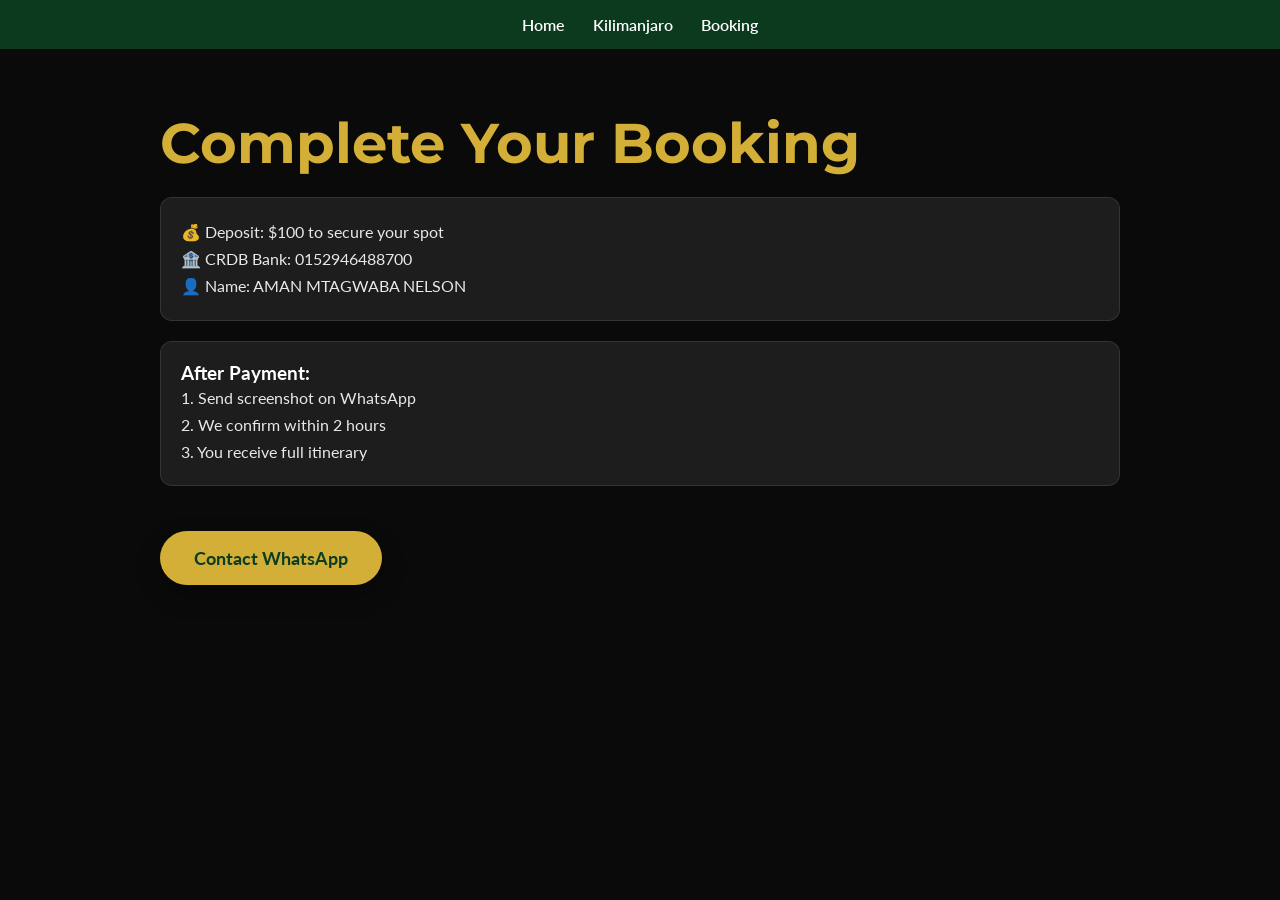
<file: Booking.html>
<!DOCTYPE html>
<html>
<head>
<title>Booking - Aman Safari</title>
<link rel="stylesheet" href="assets/style.css">
</head>

<body>

<nav>
  <a href="index.html">Home</a>
  <a href="kilimanjaro.html">Kilimanjaro</a>
  <a href="booking.html">Booking</a>
</nav>

<div class="section">

<h1>Complete Your Booking</h1>

<div class="card">
<p>💰 Deposit: $100 to secure your spot</p>
<p>🏦 CRDB Bank: 0152946488700</p>
<p>👤 Name: AMAN MTAGWABA NELSON</p>
</div>

<div class="card">
<h3>After Payment:</h3>
<p>1. Send screenshot on WhatsApp</p>
<p>2. We confirm within 2 hours</p>
<p>3. You receive full itinerary</p>
</div>

<a class="btn" href="https://wa.me/255699004685">Contact WhatsApp</a>

</div>

</body>
</html>
</file>
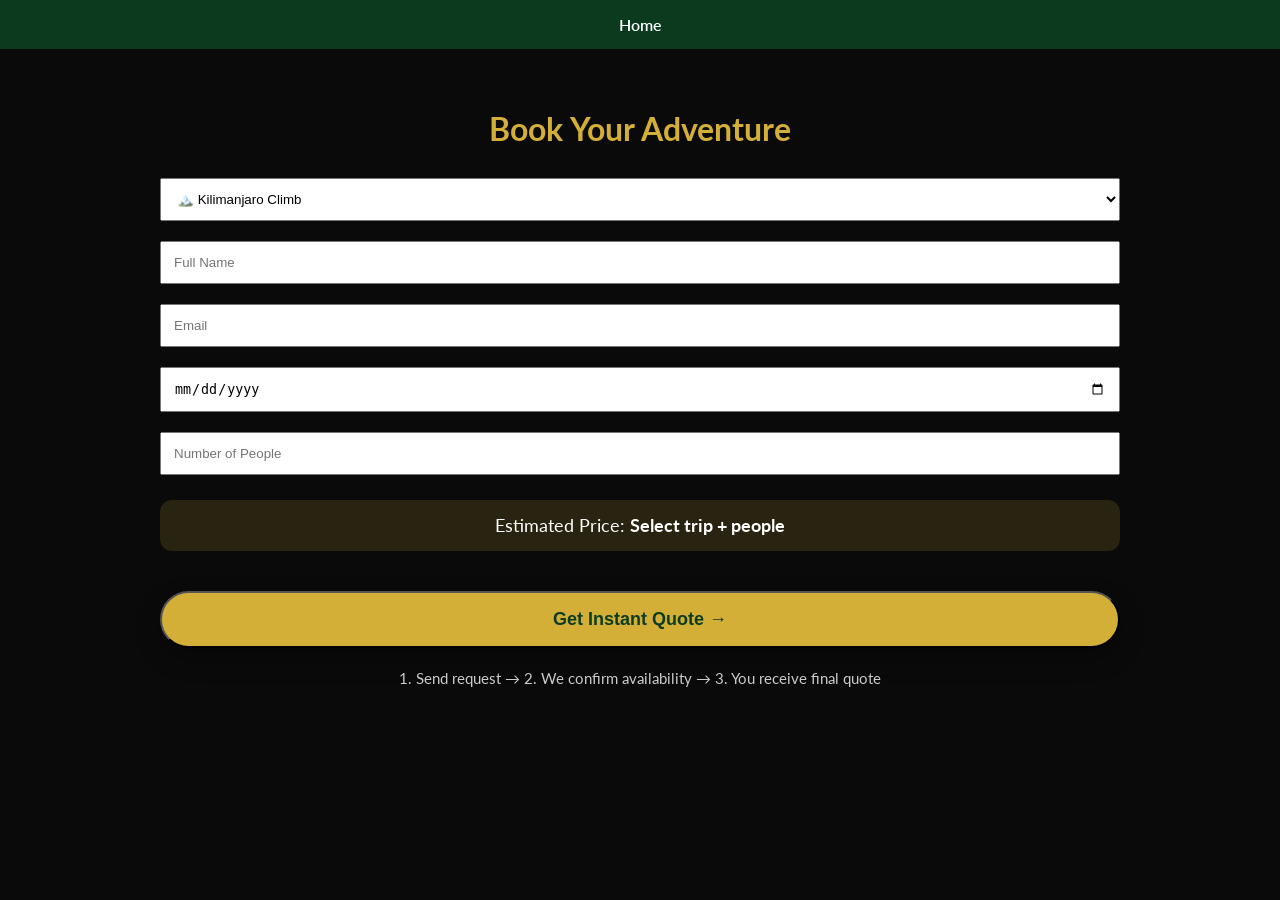
<file: booking.html>
<!DOCTYPE html>
<html lang="en">
<head>
<meta charset="UTF-8">
<meta name="viewport" content="width=device-width, initial-scale=1.0">

<title>Book Your Safari | Aman Safari</title>

<link rel="stylesheet" href="assets/style.css">
</head>

<body>

<nav>
  <a href="index.html">Home</a>
</nav>

<div class="section">

<h2 class="section-title">Book Your Adventure</h2>

<select
id="tour"
onchange="updatePrice()"
style="width:100%; padding:12px; margin:10px 0;">
  <option value="Kilimanjaro">🏔️ Kilimanjaro Climb</option>
  <option value="Serengeti">🦁 Serengeti Safari</option>
  <option value="Ngorongoro">🌋 Ngorongoro Crater</option>
  <option value="Tarangire">🐘 Tarangire Safari</option>
  <option value="Ruaha">🦓 Ruaha Safari</option>
</select>

<input id="name" placeholder="Full Name" style="width:100%; padding:12px; margin:10px 0;">

<input
id="email"
type="email"
placeholder="Email"
style="width:100%; padding:12px; margin:10px 0;">

<input
id="date"
type="date"
style="width:100%; padding:12px; margin:10px 0;">

<input
id="people"
type="number"
min="1"
oninput="updatePrice()"
placeholder="Number of People"
style="width:100%; padding:12px; margin:10px 0;">
  <div id="priceBox"
style="
padding:15px;
margin:15px 0;
border-radius:12px;
background:rgba(212,175,55,0.15);
text-align:center;
font-size:1.1rem;
">

Estimated Price:
<strong id="priceOutput">
Select trip + people
</strong>

  </div>
  <div id="bookingSummary"
style="
display:none;
padding:18px;
border-radius:14px;
background:rgba(11,61,32,0.75);
margin-bottom:15px;
">

<h3 style="margin-bottom:10px;">
Your Selection
</h3>

<p id="summaryText"></p>

  </div>
<button
id="bookBtn"
class="btn"
onclick="sendBooking()"
style="width:100%;">

Get Instant Quote →

</button>
  <p style="
text-align:center;
margin-top:18px;
font-size:0.95rem;
opacity:0.8;
">
1. Send request → 2. We confirm availability → 3. You receive final quote
  </p>

</div>
<script>
function updatePrice(){

const prices={
Kilimanjaro:2495,
Serengeti:650,
Ngorongoro:450,
Tarangire:350,
Ruaha:550
};

const tour=
document.getElementById("tour").value;

const people=
Number(
document.getElementById("people").value
)||0;

if(!people){
document.getElementById("priceOutput")
.innerHTML=
"Select trip + people";

return;
}

const total=
prices[tour]*people;

document.getElementById("priceOutput").innerHTML =
"$" + total.toLocaleString();

document.getElementById(
"bookingSummary"
).style.display = "block";

document.getElementById(
"summaryText"
).innerHTML =
`
Tour: ${tour}<br>
Travellers: ${people}<br>
Estimated Total: $${total.toLocaleString()}
`;
}
function sendBooking() {
  const name = document.getElementById('name').value;
  const email = document.getElementById('email').value;
  const date = document.getElementById('date').value;
  const people = document.getElementById('people').value;
  const tour = document.getElementById('tour').value;

  if(!name || !email || !date || !people){
    alert("Please fill all fields");
    return;
  }

  const msg =
`NEW BOOKING REQUEST 🔥
Tour: ${tour}
Name: ${name}
Email: ${email}
Date: ${date}
People: ${people}

Please confirm availability + price.`;

  
  const btn =
document.getElementById("bookBtn");

btn.innerHTML =
"Opening WhatsApp...";

btn.disabled = true;

window.open(
"https://wa.me/255699004685?text=" +
encodeURIComponent(msg),
"_blank"
);

setTimeout(() => {
btn.innerHTML =
"Get Instant Quote →";

btn.disabled = false;
}, 3000);
</script>


</body>
</html>
</file>
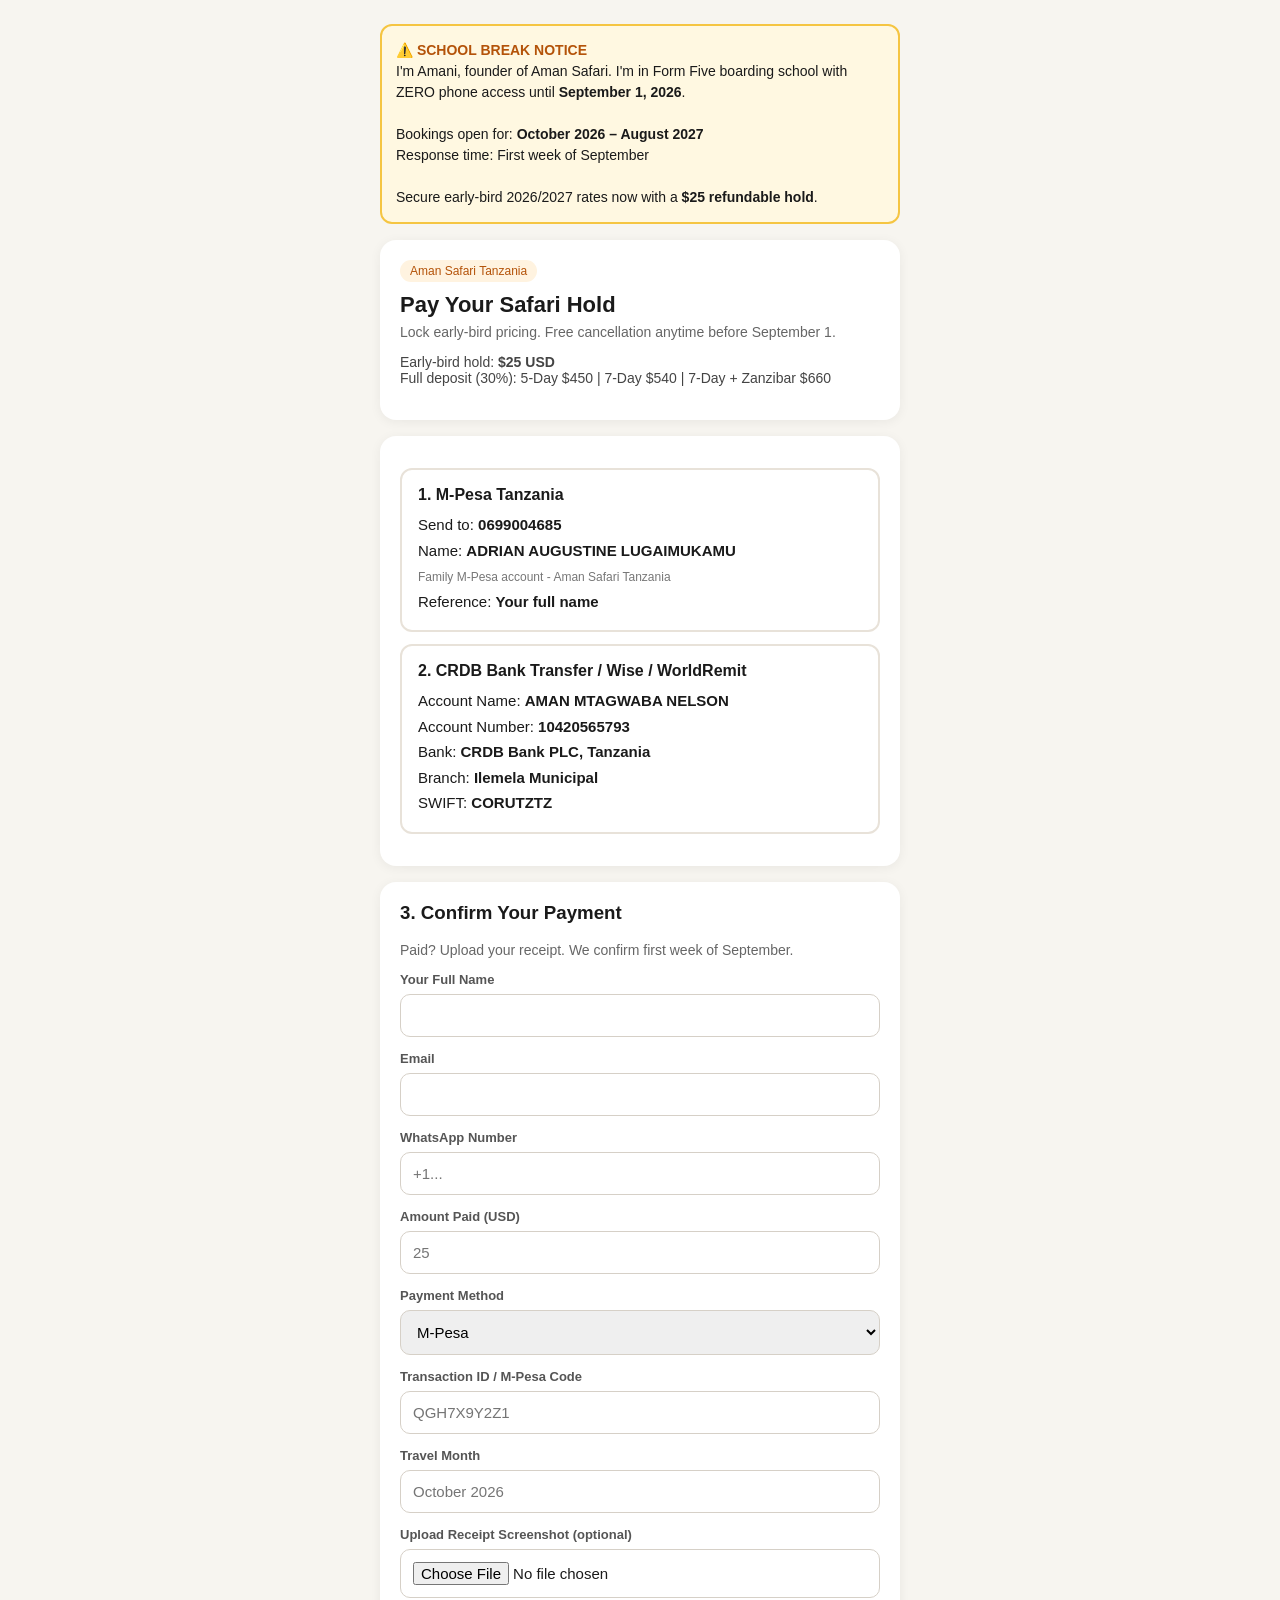
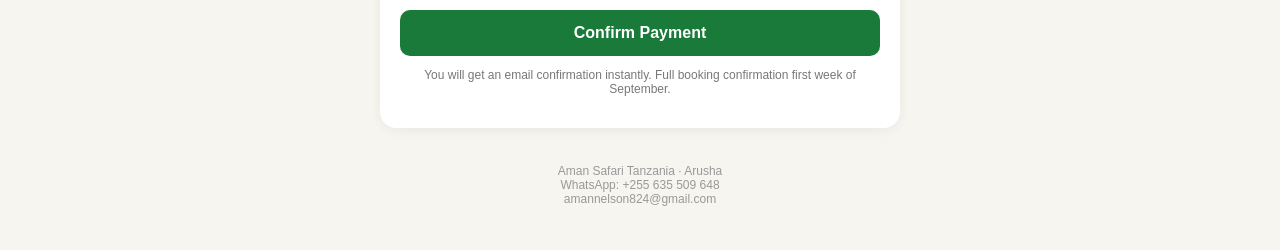
<file: pay.html>
<!DOCTYPE html>
<html lang="en">
<head>
<meta charset="UTF-8">
<meta name="viewport" content="width=device-width, initial-scale=1.0">
<title>Pay Deposit - Aman Safari Tanzania</title>
<style>
  body { font-family: -apple-system, Segoe UI, Roboto, Arial, sans-serif; margin:0; background:#f7f5f0; color:#1a1a1a; }
  .wrap { max-width: 520px; margin:0 auto; padding:24px 16px; }
  .card { background:#fff; border-radius:16px; padding:20px; margin-bottom:16px; box-shadow:0 2px 12px rgba(0,0,0,.06); }
  h1 { font-size:22px; margin:0 0 6px; }
  .sub { color:#666; font-size:14px; margin-bottom:12px; }
  .notice { background:#fff8e1; border:2px solid #f5c542; border-radius:12px; padding:14px; margin-bottom:16px; font-size:14px; line-height:1.5; }
  .notice strong { color:#b45309; }
  .method { border:2px solid #e8e2d9; border-radius:12px; padding:16px; margin:12px 0; }
  .method h3 { margin:0 0 8px; font-size:16px; }
  .payline { font-size:15px; line-height:1.7; }
  input, select { width:100%; padding:12px; margin:6px 0 12px; border:1px solid #d6d0c7; border-radius:10px; font-size:15px; box-sizing:border-box; }
  label { font-size:13px; color:#555; font-weight:600; }
  button.submit { width:100%; background:#1a7a3a; color:#fff; border:none; padding:14px; border-radius:10px; font-size:16px; font-weight:700; cursor:pointer; }
  .note { font-size:12px; color:#777; text-align:center; margin-top:12px; }
  .footer { text-align:center; font-size:12px; color:#999; padding:20px; }
  .badge { background:#fff3e0; color:#b45309; font-size:12px; padding:4px 10px; border-radius:20px; display:inline-block; margin-bottom:10px; }
</style>
</head>
<body>
<div class="wrap">

  <div class="notice">
    <strong>⚠️ SCHOOL BREAK NOTICE</strong><br>
    I'm Amani, founder of Aman Safari. I'm in Form Five boarding school with ZERO phone access until <b>September 1, 2026</b>.<br><br>
    Bookings open for: <b>October 2026 – August 2027</b><br>
    Response time: First week of September<br><br>
    Secure early-bird 2026/2027 rates now with a <b>$25 refundable hold</b>.
  </div>

  <div class="card">
    <span class="badge">Aman Safari Tanzania</span>
    <h1>Pay Your Safari Hold</h1>
    <div class="sub">Lock early-bird pricing. Free cancellation anytime before September 1.</div>
    <p style="font-size:14px; color:#444;">
      Early-bird hold: <b>$25 USD</b><br>
      Full deposit (30%): 5-Day $450 | 7-Day $540 | 7-Day + Zanzibar $660
    </p>
  </div>

  <div class="card">
    <div class="method">
      <h3>1. M-Pesa Tanzania</h3>
      <div class="payline">
        Send to: <b>0699004685</b><br>
        Name: <b>ADRIAN AUGUSTINE LUGAIMUKAMU</b><br>
        <span style="font-size:12px;color:#777">Family M-Pesa account - Aman Safari Tanzania</span><br>
        Reference: <b>Your full name</b>
      </div>
    </div>

    <div class="method">
      <h3>2. CRDB Bank Transfer / Wise / WorldRemit</h3>
      <div class="payline">
        Account Name: <b>AMAN MTAGWABA NELSON</b><br>
        Account Number: <b>10420565793</b><br>
        Bank: <b>CRDB Bank PLC, Tanzania</b><br>
        Branch: <b>Ilemela Municipal</b><br>
        SWIFT: <b>CORUTZTZ</b>
      </div>
    </div>
  </div>

  <div class="card">
    <h3 style="margin-top:0;">3. Confirm Your Payment</h3>
    <p class="sub">Paid? Upload your receipt. We confirm first week of September.</p>
    
    <form action="https://formsubmit.co/amannelson824@gmail.com" method="POST" enctype="multipart/form-data">
      <input type="hidden" name="_subject" value="NEW SAFARI PAYMENT - Aman Safari">
      <input type="hidden" name="_next" value="https://amansafaritanzania.github.io/aman-safari/index.html">
      <input type="hidden" name="_autoresponse" value="Asante! We received your payment confirmation for Aman Safari Tanzania. I'm Amani, currently in Form Five boarding school until September 1, 2026 with zero phone access. I'll confirm your booking and send your full safari plan first week of September. Early-bird rate locked. Karibu Tanzania! - Amani, Aman Safari Tanzania">
      <input type="hidden" name="_captcha" value="false">
      <input type="text" name="_honey" style="display:none">

      <label>Your Full Name</label>
      <input type="text" name="Name" required>
      
      <label>Email</label>
      <input type="email" name="Email" required>
      
      <label>WhatsApp Number</label>
      <input type="text" name="WhatsApp" placeholder="+1..." required>
      
      <label>Amount Paid (USD)</label>
      <input type="text" name="Amount" placeholder="25" required>
      
      <label>Payment Method</label>
      <select name="Payment Method" required>
        <option>M-Pesa</option>
        <option>CRDB Bank Transfer</option>
        <option>Wise / WorldRemit</option>
      </select>
      
      <label>Transaction ID / M-Pesa Code</label>
      <input type="text" name="Transaction ID" placeholder="QGH7X9Y2Z1" required>
      
      <label>Travel Month</label>
      <input type="text" name="Travel Month" placeholder="October 2026">
      
      <label>Upload Receipt Screenshot (optional)</label>
      <input type="file" name="attachment" accept="image/*,.pdf">
      
      <button type="submit" class="submit">Confirm Payment</button>
      <p class="note">You will get an email confirmation instantly. Full booking confirmation first week of September.</p>
    </form>
  </div>

  <div class="footer">
    Aman Safari Tanzania · Arusha<br>
    WhatsApp: +255 635 509 648<br>
    amannelson824@gmail.com
  </div>

</div>
</body>
  </html>
</file>
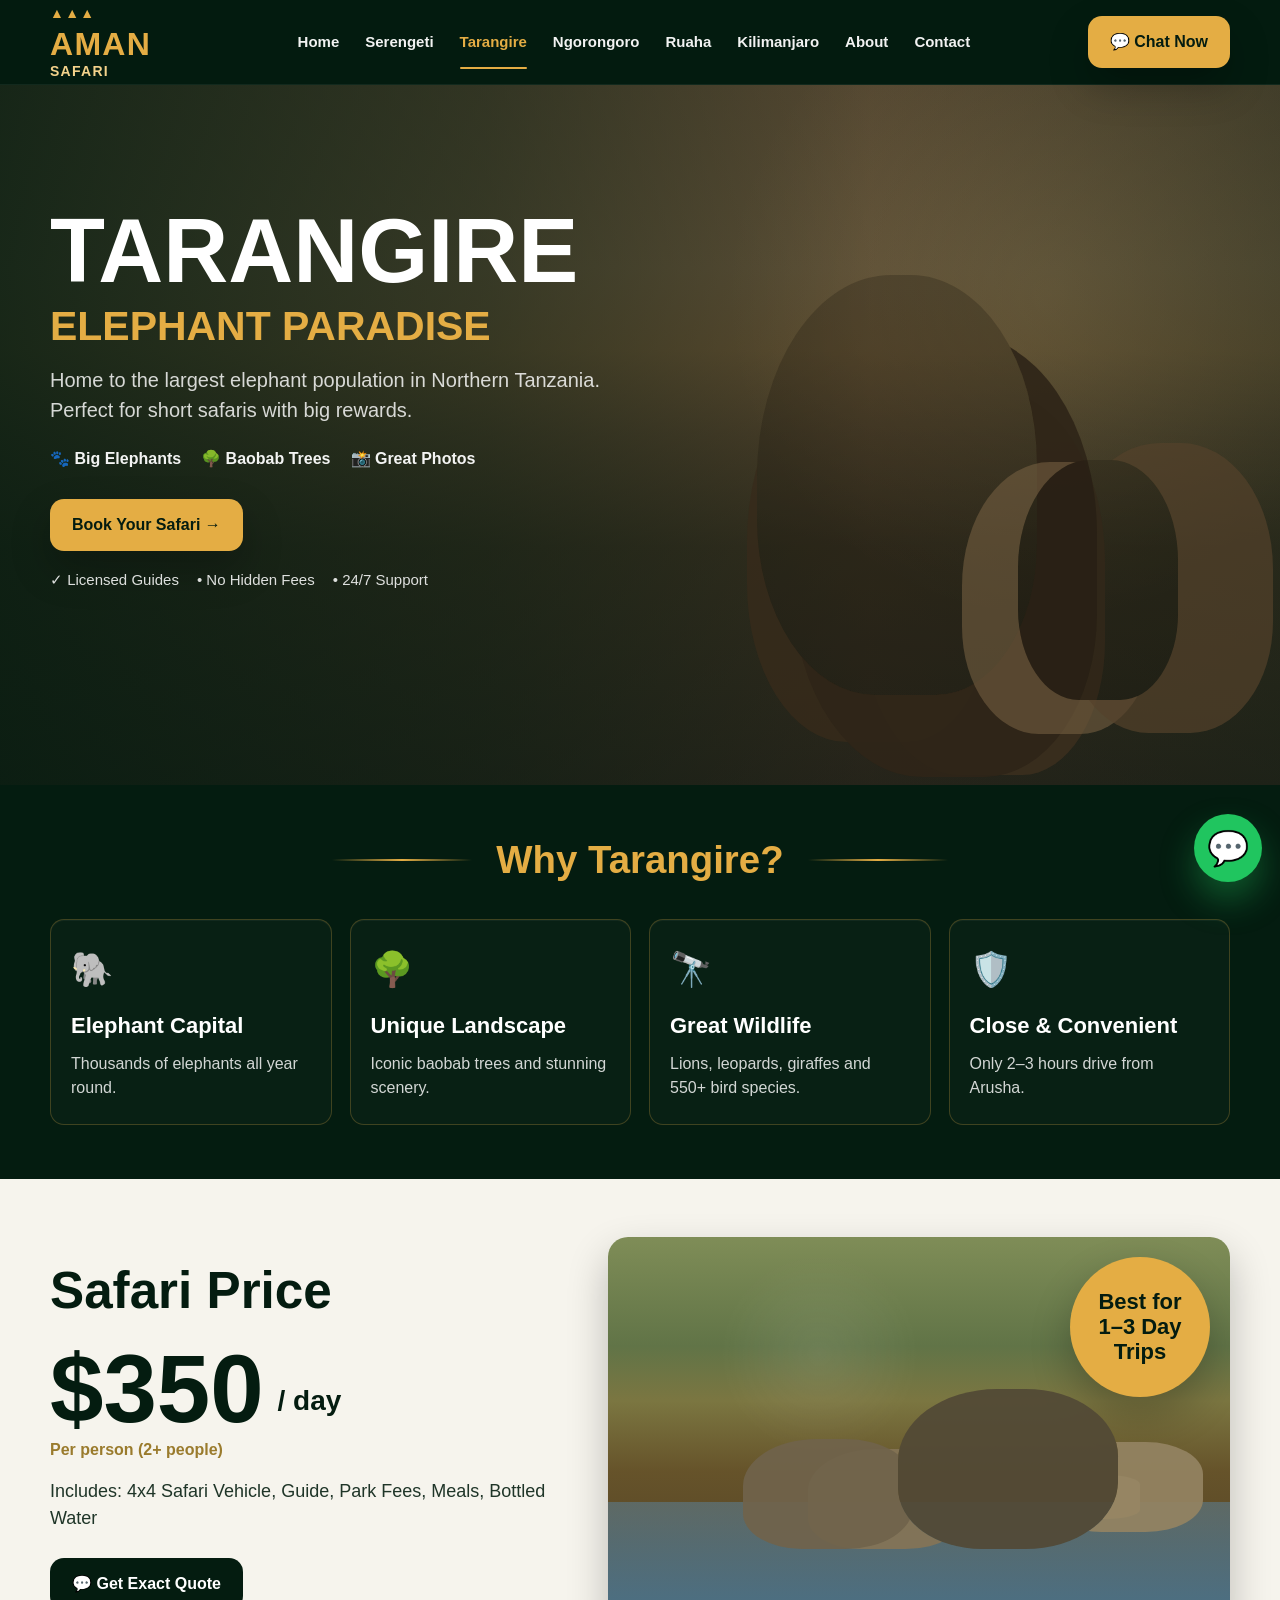
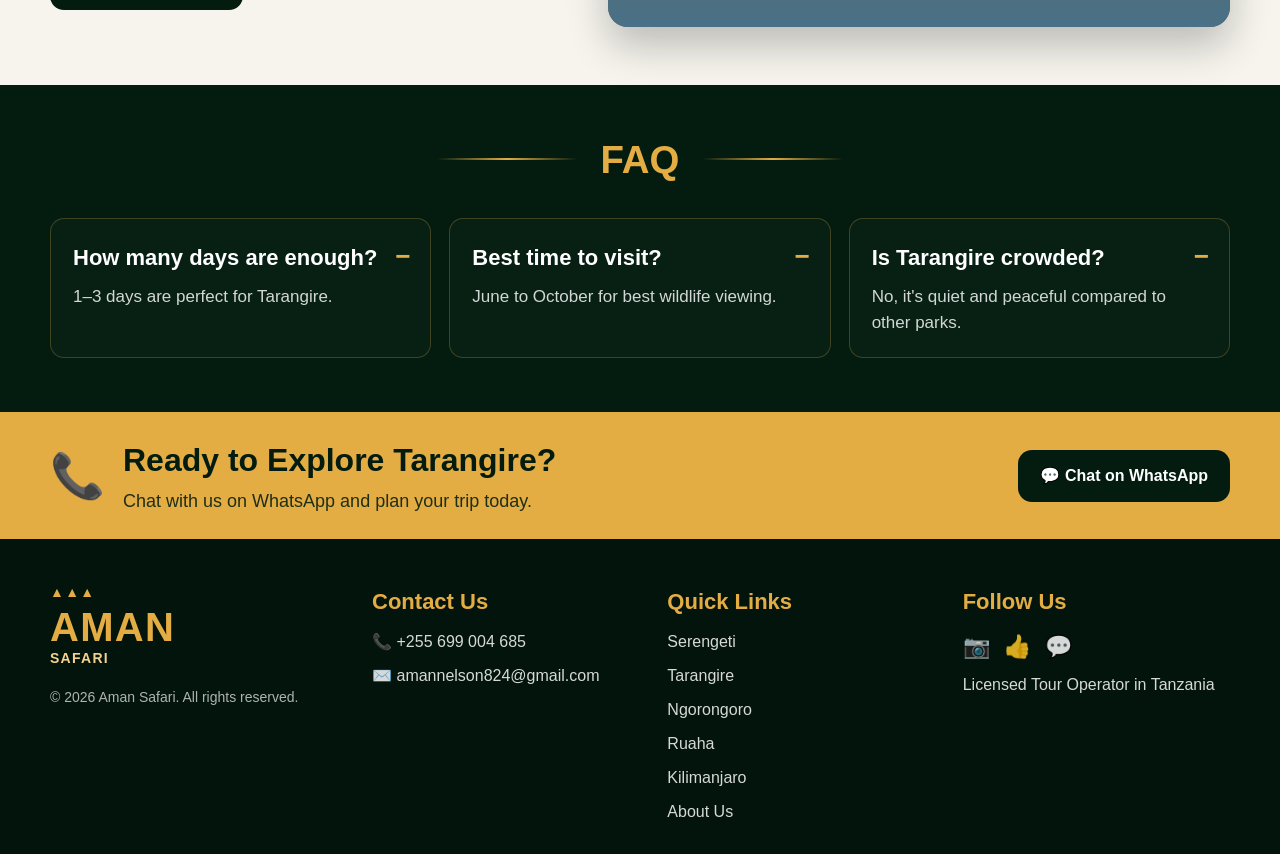
<file: tarangire.html>
<!DOCTYPE html>
<html lang="en">
<head>
  <meta charset="UTF-8" />
  <meta name="viewport" content="width=device-width, initial-scale=1.0" />
  <title>Aman Safari - Tarangire</title>
  <style>
    :root {
      --green-950: #041c10;
      --green-900: #0a2516;
      --green-800: #123120;
      --green-700: #193d27;
      --gold: #e4ad44;
      --gold-dark: #c89331;
      --cream: #f6f4ed;
      --white: #ffffff;
      --muted: rgba(255,255,255,0.82);
      --card-border: rgba(228,173,68,0.25);
      --shadow: 0 18px 40px rgba(0, 0, 0, 0.24);
      --radius: 18px;
      --radius-sm: 14px;
      --container: 1180px;
    }

    * { box-sizing: border-box; }
    html { scroll-behavior: smooth; }
    body {
      margin: 0;
      font-family: Arial, Helvetica, sans-serif;
      color: var(--white);
      background: var(--green-950);
      line-height: 1.5;
    }

    a { color: inherit; text-decoration: none; }
    img { max-width: 100%; display: block; }

    .container {
      width: min(var(--container), calc(100% - 32px));
      margin: 0 auto;
    }

    .topbar {
      position: sticky;
      top: 0;
      z-index: 30;
      background: rgba(4, 28, 16, 0.92);
      backdrop-filter: blur(8px);
      border-bottom: 1px solid rgba(255,255,255,0.06);
    }

    .nav {
      min-height: 84px;
      display: flex;
      align-items: center;
      justify-content: space-between;
      gap: 22px;
    }

    .logo {
      display: flex;
      flex-direction: column;
      line-height: 1;
      font-weight: 800;
      letter-spacing: 0.08em;
      min-width: 130px;
    }

    .logo-mark {
      color: var(--gold);
      font-size: 14px;
      margin-bottom: 8px;
    }

    .logo-name {
      color: var(--gold);
      font-size: 32px;
    }

    .logo-sub {
      color: #f3d28b;
      font-size: 14px;
      margin-top: 4px;
    }

    .menu {
      display: flex;
      align-items: center;
      gap: 26px;
      flex-wrap: wrap;
      justify-content: center;
      font-size: 15px;
      font-weight: 600;
    }

    .menu a {
      color: rgba(255,255,255,0.95);
      position: relative;
      padding: 6px 0;
    }

    .menu a.active {
      color: var(--gold);
    }

    .menu a.active::after {
      content: "";
      position: absolute;
      left: 0;
      right: 0;
      bottom: -10px;
      height: 2px;
      background: var(--gold);
      border-radius: 999px;
    }

    .btn {
      display: inline-flex;
      align-items: center;
      justify-content: center;
      gap: 10px;
      border: 0;
      border-radius: 14px;
      padding: 14px 22px;
      cursor: pointer;
      font-weight: 700;
      transition: 0.25s ease;
    }

    .btn:hover { transform: translateY(-1px); }

    .btn-gold {
      background: var(--gold);
      color: var(--green-950);
      box-shadow: var(--shadow);
    }

    .btn-dark {
      background: var(--green-950);
      color: var(--white);
    }

    .hero {
      position: relative;
      overflow: hidden;
      background:
        linear-gradient(90deg, rgba(4,28,16,0.82) 0%, rgba(4,28,16,0.55) 38%, rgba(4,28,16,0.22) 68%, rgba(4,28,16,0.40) 100%),
        radial-gradient(circle at 82% 30%, rgba(255,214,139,0.14), transparent 28%),
        linear-gradient(180deg, #6a533a 0%, #745c40 26%, #745838 38%, #5c462f 50%, #403222 66%, #2f261d 100%);
      min-height: 700px;
    }

    .hero::before,
    .hero::after {
      content: "";
      position: absolute;
      inset: auto;
      background: rgba(26, 20, 12, 0.25);
      filter: blur(0.4px);
    }

    .hero::before {
      width: 280px;
      height: 420px;
      right: 19%;
      bottom: 90px;
      border-radius: 48% 45% 36% 42%;
      box-shadow:
        48px 70px 0 12px rgba(47, 37, 24, 0.92),
        86px 98px 0 -18px rgba(61, 48, 31, 0.85),
        -28px 65px 0 -18px rgba(55, 43, 28, 0.82);
    }

    .hero::after {
      width: 160px;
      height: 240px;
      right: 8%;
      bottom: 85px;
      border-radius: 45% 42% 36% 38%;
      box-shadow:
        70px 8px 0 25px rgba(84, 66, 44, 0.70),
        -40px 18px 0 16px rgba(117, 95, 65, 0.60);
    }

    .hero-inner {
      position: relative;
      z-index: 2;
      padding: 86px 0 72px;
      display: grid;
      grid-template-columns: 1.1fr 0.9fr;
      gap: 30px;
      align-items: center;
      min-height: calc(700px - 84px);
    }

    .eyebrow {
      color: var(--gold);
      font-size: 14px;
      font-weight: 700;
      letter-spacing: 0.18em;
      text-transform: uppercase;
      margin-bottom: 8px;
    }

    .hero h1 {
      margin: 0;
      font-size: clamp(54px, 8vw, 90px);
      line-height: 0.96;
      font-weight: 900;
      text-transform: uppercase;
      max-width: 640px;
    }

    .hero h2 {
      margin: 12px 0 18px;
      font-size: clamp(28px, 3.2vw, 44px);
      line-height: 1;
      color: var(--gold);
      text-transform: uppercase;
      font-weight: 800;
    }

    .hero p {
      max-width: 580px;
      color: var(--muted);
      font-size: 20px;
      margin: 0 0 22px;
    }

    .features {
      display: flex;
      flex-wrap: wrap;
      gap: 20px;
      margin-bottom: 28px;
      color: rgba(255,255,255,0.95);
      font-weight: 700;
    }

    .features span,
    .trust-row span {
      display: inline-flex;
      align-items: center;
      gap: 8px;
    }

    .trust-row {
      display: flex;
      flex-wrap: wrap;
      gap: 18px;
      margin-top: 18px;
      color: rgba(255,255,255,0.86);
      font-size: 15px;
    }

    .section-dark {
      background: var(--green-950);
      padding: 46px 0 54px;
    }

    .section-light {
      background: var(--cream);
      color: var(--green-950);
      padding: 58px 0;
    }

    .section-title {
      display: flex;
      align-items: center;
      justify-content: center;
      gap: 24px;
      margin-bottom: 30px;
      text-align: center;
    }

    .section-title::before,
    .section-title::after {
      content: "";
      width: 140px;
      max-width: 18vw;
      height: 2px;
      background: linear-gradient(90deg, transparent, var(--gold), transparent);
    }

    .section-title h3 {
      margin: 0;
      color: var(--gold);
      font-size: clamp(30px, 3vw, 42px);
      font-weight: 800;
    }

    .grid-4 {
      display: grid;
      grid-template-columns: repeat(4, 1fr);
      gap: 18px;
    }

    .info-card,
    .faq-card {
      border: 1px solid var(--card-border);
      background: rgba(255,255,255,0.02);
      border-radius: var(--radius-sm);
      padding: 24px 20px;
      box-shadow: inset 0 1px 0 rgba(255,255,255,0.04);
    }

    .info-card .icon {
      font-size: 34px;
      margin-bottom: 14px;
      color: var(--gold);
    }

    .info-card h4,
    .faq-card h4 {
      margin: 0 0 10px;
      font-size: 22px;
      font-weight: 800;
      color: var(--white);
    }

    .info-card p,
    .faq-card p {
      margin: 0;
      color: rgba(255,255,255,0.82);
      font-size: 16px;
    }

    .price-wrap {
      display: grid;
      grid-template-columns: 0.92fr 1.08fr;
      gap: 28px;
      align-items: center;
    }

    .price-box h3 {
      margin: 0 0 16px;
      font-size: clamp(34px, 4vw, 54px);
      color: var(--green-950);
    }

    .price {
      display: flex;
      align-items: flex-end;
      gap: 14px;
      margin-bottom: 6px;
    }

    .price strong {
      font-size: clamp(66px, 8vw, 96px);
      line-height: 0.9;
      color: var(--green-950);
    }

    .price span {
      font-size: 28px;
      font-weight: 700;
      margin-bottom: 10px;
    }

    .price-note {
      color: #9a7b2d;
      font-weight: 700;
      margin-bottom: 16px;
    }

    .price-copy {
      color: #1f3528;
      max-width: 520px;
      margin-bottom: 26px;
      font-size: 18px;
    }

    .image-panel {
      position: relative;
      min-height: 390px;
      border-radius: 20px;
      overflow: hidden;
      background:
        radial-gradient(circle at 34% 30%, rgba(255,255,255,0.08), transparent 20%),
        linear-gradient(180deg, #7f8d57 0%, #617447 28%, #7b7641 42%, #66532a 60%, #4b3d24 100%);
      box-shadow: var(--shadow);
    }

    .image-panel::before {
      content: "";
      position: absolute;
      left: 0;
      right: 0;
      bottom: 0;
      height: 32%;
      background: linear-gradient(180deg, rgba(92,123,140,0.6), rgba(73,122,154,0.85));
    }

    .image-panel::after {
      content: "";
      position: absolute;
      width: 220px;
      height: 160px;
      right: 18%;
      bottom: 20%;
      border-radius: 45% 42% 42% 38%;
      background: rgba(82, 73, 54, 0.92);
      box-shadow:
        -180px 25px 0 -25px rgba(112, 99, 75, 0.92),
        -120px 30px 0 -30px rgba(133, 117, 86, 0.92),
        120px 18px 0 -35px rgba(148, 132, 98, 0.92),
        80px 28px 0 -58px rgba(181, 163, 120, 0.92);
    }

    .badge {
      position: absolute;
      right: 20px;
      top: 20px;
      width: 140px;
      aspect-ratio: 1;
      border-radius: 50%;
      background: var(--gold);
      color: var(--green-950);
      display: grid;
      place-items: center;
      text-align: center;
      padding: 18px;
      font-weight: 800;
      font-size: 22px;
      line-height: 1.15;
      box-shadow: var(--shadow);
    }

    .faq-grid {
      display: grid;
      grid-template-columns: repeat(3, 1fr);
      gap: 18px;
    }

    details {
      border: 1px solid var(--card-border);
      border-radius: var(--radius-sm);
      background: rgba(255,255,255,0.02);
      overflow: hidden;
    }

    details summary {
      list-style: none;
      cursor: pointer;
      padding: 22px 22px 10px;
      font-size: 22px;
      font-weight: 800;
      color: var(--white);
      position: relative;
    }

    details summary::-webkit-details-marker { display: none; }
    details summary::after {
      content: "+";
      position: absolute;
      right: 20px;
      top: 18px;
      color: var(--gold);
      font-size: 26px;
      font-weight: 700;
    }

    details[open] summary::after { content: "−"; }

    details p {
      margin: 0;
      padding: 0 22px 22px;
      color: rgba(255,255,255,0.82);
      font-size: 17px;
    }

    .cta-strip {
      background: var(--gold);
      color: var(--green-950);
      padding: 24px 0;
    }

    .cta-inner {
      display: flex;
      align-items: center;
      justify-content: space-between;
      gap: 20px;
    }

    .cta-copy {
      display: flex;
      align-items: center;
      gap: 18px;
    }

    .cta-icon {
      font-size: 44px;
      line-height: 1;
    }

    .cta-copy h4 {
      margin: 0 0 4px;
      font-size: 32px;
    }

    .cta-copy p {
      margin: 0;
      font-size: 18px;
      color: rgba(4,28,16,0.88);
    }

    footer {
      background: #03140c;
      color: rgba(255,255,255,0.9);
      padding: 46px 0 30px;
      position: relative;
    }

    .footer-grid {
      display: grid;
      grid-template-columns: 1.1fr 1fr 1fr 1fr;
      gap: 28px;
      align-items: start;
    }

    .footer-title {
      font-size: 22px;
      font-weight: 800;
      margin-bottom: 12px;
      color: var(--gold);
    }

    .footer-links,
    .footer-contact,
    .footer-social {
      display: grid;
      gap: 10px;
      color: rgba(255,255,255,0.84);
    }

    .footer-brand {
      display: flex;
      flex-direction: column;
      gap: 10px;
    }

    .footer-brand .logo-name { font-size: 40px; }
    .copyright {
      margin-top: 12px;
      color: rgba(255,255,255,0.68);
      font-size: 14px;
    }

    .social-row {
      display: flex;
      gap: 14px;
      font-size: 22px;
    }

    .whatsapp-float {
      position: fixed;
      right: 18px;
      bottom: 18px;
      width: 68px;
      height: 68px;
      border-radius: 50%;
      background: #20c55f;
      color: #fff;
      display: grid;
      place-items: center;
      font-size: 34px;
      box-shadow: 0 18px 34px rgba(32,197,95,0.35);
      z-index: 40;
    }

    @media (max-width: 1080px) {
      .hero-inner,
      .price-wrap,
      .footer-grid,
      .grid-4,
      .faq-grid {
        grid-template-columns: 1fr 1fr;
      }

      .footer-grid > :first-child {
        grid-column: 1 / -1;
      }
    }

    @media (max-width: 820px) {
      .nav,
      .cta-inner {
        flex-direction: column;
        align-items: flex-start;
      }

      .menu {
        gap: 16px;
        justify-content: flex-start;
      }

      .hero-inner,
      .price-wrap,
      .grid-4,
      .faq-grid,
      .footer-grid {
        grid-template-columns: 1fr;
      }

      .hero {
        min-height: auto;
      }

      .hero-inner {
        padding: 62px 0;
      }

      .hero::before,
      .hero::after {
        opacity: 0.55;
      }

      .cta-copy {
        align-items: flex-start;
      }

      .cta-copy h4 {
        font-size: 26px;
      }

      .btn {
        width: 100%;
      }
    }
  </style>
</head>
<body>
  <header class="topbar">
    <div class="container nav">
      <div class="logo" aria-label="Aman Safari logo">
        <div class="logo-mark">▲▲▲</div>
        <div class="logo-name">AMAN</div>
        <div class="logo-sub">SAFARI</div>
      </div>

      <nav class="menu" aria-label="Primary navigation">
        <a href="#">Home</a>
        <a href="#">Serengeti</a>
        <a href="#" class="active">Tarangire</a>
        <a href="#">Ngorongoro</a>
        <a href="#">Ruaha</a>
        <a href="#">Kilimanjaro</a>
        <a href="#">About</a>
        <a href="#">Contact</a>
      </nav>

      <a class="btn btn-gold" href="#contact">💬 Chat Now</a>
    </div>
  </header>

  <main>
    <section class="hero">
      <div class="container hero-inner">
        <div>
          <h1>Tarangire</h1>
          <h2>Elephant Paradise</h2>
          <p>
            Home to the largest elephant population in Northern Tanzania.
            Perfect for short safaris with big rewards.
          </p>

          <div class="features" aria-label="Tarangire highlights">
            <span>🐾 Big Elephants</span>
            <span>🌳 Baobab Trees</span>
            <span>📸 Great Photos</span>
          </div>

          <a class="btn btn-gold" href="#pricing">Book Your Safari →</a>

          <div class="trust-row">
            <span>✓ Licensed Guides</span>
            <span>• No Hidden Fees</span>
            <span>• 24/7 Support</span>
          </div>
        </div>
        <div aria-hidden="true"></div>
      </div>
    </section>

    <section class="section-dark">
      <div class="container">
        <div class="section-title">
          <h3>Why Tarangire?</h3>
        </div>

        <div class="grid-4">
          <article class="info-card">
            <div class="icon">🐘</div>
            <h4>Elephant Capital</h4>
            <p>Thousands of elephants all year round.</p>
          </article>

          <article class="info-card">
            <div class="icon">🌳</div>
            <h4>Unique Landscape</h4>
            <p>Iconic baobab trees and stunning scenery.</p>
          </article>

          <article class="info-card">
            <div class="icon">🔭</div>
            <h4>Great Wildlife</h4>
            <p>Lions, leopards, giraffes and 550+ bird species.</p>
          </article>

          <article class="info-card">
            <div class="icon">🛡️</div>
            <h4>Close &amp; Convenient</h4>
            <p>Only 2–3 hours drive from Arusha.</p>
          </article>
        </div>
      </div>
    </section>

    <section class="section-light" id="pricing">
      <div class="container price-wrap">
        <div class="price-box">
          <h3>Safari Price</h3>

          <div class="price">
            <strong>$350</strong>
            <span>/ day</span>
          </div>

          <div class="price-note">Per person (2+ people)</div>

          <div class="price-copy">
            Includes: 4x4 Safari Vehicle, Guide, Park Fees, Meals, Bottled Water
          </div>

          <a class="btn btn-dark" href="#contact">💬 Get Exact Quote</a>
        </div>

        <div class="image-panel" role="img" aria-label="Elephants drinking at a river in Tarangire National Park">
          <div class="badge">Best for<br />1–3 Day<br />Trips</div>
        </div>
      </div>
    </section>

    <section class="section-dark">
      <div class="container">
        <div class="section-title">
          <h3>FAQ</h3>
        </div>

        <div class="faq-grid">
          <details open>
            <summary>How many days are enough?</summary>
            <p>1–3 days are perfect for Tarangire.</p>
          </details>

          <details open>
            <summary>Best time to visit?</summary>
            <p>June to October for best wildlife viewing.</p>
          </details>

          <details open>
            <summary>Is Tarangire crowded?</summary>
            <p>No, it's quiet and peaceful compared to other parks.</p>
          </details>
        </div>
      </div>
    </section>

    <section class="cta-strip">
      <div class="container cta-inner">
        <div class="cta-copy">
          <div class="cta-icon">📞</div>
          <div>
            <h4>Ready to Explore Tarangire?</h4>
            <p>Chat with us on WhatsApp and plan your trip today.</p>
          </div>
        </div>

        <a class="btn btn-dark" href="#contact">💬 Chat on WhatsApp</a>
      </div>
    </section>
  </main>

  <footer id="contact">
    <div class="container footer-grid">
      <div class="footer-brand">
        <div class="logo">
          <div class="logo-mark">▲▲▲</div>
          <div class="logo-name">AMAN</div>
          <div class="logo-sub">SAFARI</div>
        </div>
        <div class="copyright">© 2026 Aman Safari. All rights reserved.</div>
      </div>

      <div>
        <div class="footer-title">Contact Us</div>
        <div class="footer-contact">
          <div>📞 +255 699 004 685</div>
          <div>✉️ amannelson824@gmail.com</div>
        </div>
      </div>

      <div>
        <div class="footer-title">Quick Links</div>
        <div class="footer-links">
          <a href="#">Serengeti</a>
          <a href="#">Tarangire</a>
          <a href="#">Ngorongoro</a>
          <a href="#">Ruaha</a>
          <a href="#">Kilimanjaro</a>
          <a href="#">About Us</a>
        </div>
      </div>

      <div>
        <div class="footer-title">Follow Us</div>
        <div class="footer-social">
          <div class="social-row">
            <span>📷</span>
            <span>👍</span>
            <span>💬</span>
          </div>
          <div>Licensed Tour Operator in Tanzania</div>
        </div>
      </div>
    </div>
  </footer>

  <a class="whatsapp-float" href="#contact" aria-label="Chat on WhatsApp">💬</a>
</body>
</html>
</file>
<file: assets/style.css>
@import url('https://fonts.googleapis.com/css2?family=Montserrat:wght@600;700;900&family=Lato:wght@300;400;700&display=swap');

:root {
  --green: #0B3D20;
  --gold: #D4AF37;
  --dark: #0a0a0a;
  --glass: rgba(255,255,255,0.08);
}

* {
  margin: 0;
  padding: 0;
  box-sizing: border-box;
}

body {
  font-family: 'Lato', sans-serif;
  background: var(--dark);
  color: white;
}

/* HERO */
.hero {
  height: 90vh;
  display: flex;
  align-items: center;
  justify-content: center;
  text-align: center;
  background: url('https://upload.wikimedia.org/wikipedia/commons/9/91/Mount_Kilimanjaro.jpg') center/cover;
  position: relative;
}

.hero::before {
  content: "";
  position: absolute;
  inset: 0;
  background: rgba(0,0,0,0.6);
}

.hero-content {
  position: relative;
  z-index="2;
  max-width: 800px;
}
  h1 {
  font-family: 'Montserrat', sans-serif;
  font-size: clamp(2rem, 6vw, 3.5rem);
  color: var(--gold);
  }

p {
  line-height: 1.7;
  opacity: 0.9;
}
.btn {
  display: inline-block;
  margin-top: 25px;
  padding: 16px 34px;

  background: var(--gold);
  color: var(--green);

  border-radius: 30px;

  font-weight: 700;
  font-size: 18px;

  text-decoration: none;

  box-shadow: 0 10px 25px rgba(0,0,0,0.3);

  position: relative;
  z-index: 3;

  transition: all 0.3s ease;
}

.btn:hover {
  transform: translateY(-3px);
}

/* NAV */
nav {
  background: rgba(11,61,32,0.95);
  padding: 15px;
  text-align: center;
  position: sticky;
  top: 0;
  z-index: 1000;
}

nav a {
  color: white;
  margin: 0 12px;
  text-decoration: none;
  font-weight: 600;
}

nav a:hover {
  color: var(--gold);
}

/* SECTIONS */
.section {
  padding: 60px 20px;
  max-width: 1000px;
  margin: auto;
}

.card {
  background: var(--glass);
  padding: 20px;
  border-radius: 12px;
  margin: 20px 0;
  border: 1px solid rgba(255,255,255,0.1);
}

/* MOBILE */
@media (max-width: 768px) {
  .hero-content {
    padding: 0 15px;
  }
  }
/* TOUR CARDS */

.section-title{
font-size:2rem;
margin-bottom:20px;
color:var(--gold);
text-align:center;
}

.tour-card{
display:block;

font-size:22px;

padding:24px;

margin:18px 0;

background:rgba(255,255,255,0.08);

border-radius:18px;

text-decoration:none;

color:white;

transition:0.3s;

border:1px solid rgba(255,255,255,0.1);
}

.tour-card:hover{
transform:translateY(-4px);

background:rgba(212,175,55,0.15);

color:var(--gold);
}

@media(max-width:768px){

.tour-card{
font-size:20px;
padding:22px;
}

  }
</file>
